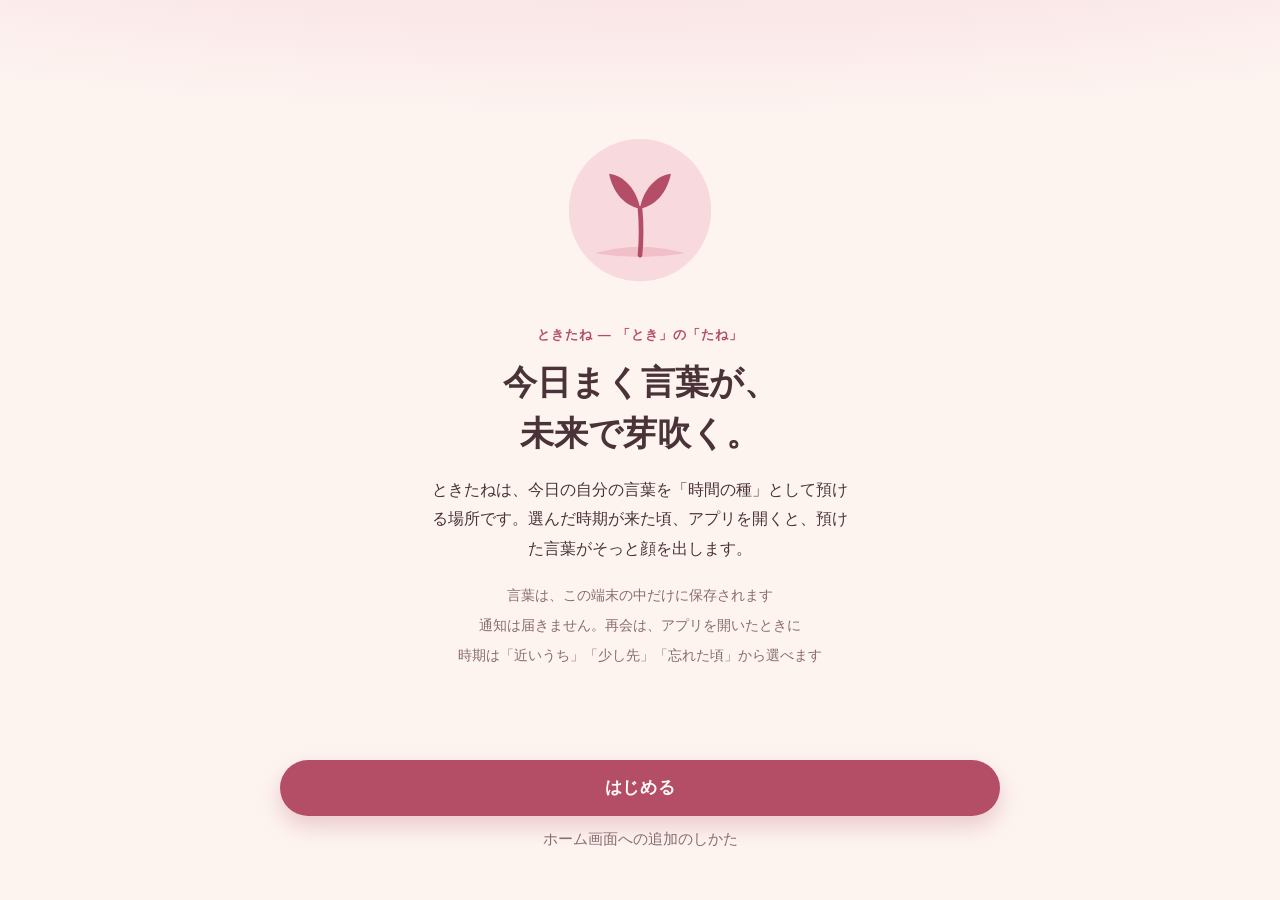
<file: index.html>
<!DOCTYPE html>
<html lang="ja">
<head>
<meta charset="UTF-8">
<meta name="viewport" content="width=device-width, initial-scale=1.0, viewport-fit=cover">
<meta name="theme-color" content="#FDF4F0">
<meta name="description" content="過去の自分の言葉と、忘れた頃に再会する記録アプリ">
<meta http-equiv="Content-Security-Policy" content="default-src 'self'; script-src 'self'; style-src 'self' 'unsafe-inline'; img-src 'self' data:; connect-src 'none'; base-uri 'self'; form-action 'none'">
<title>ときたね</title>
<link rel="manifest" href="manifest.webmanifest">
<link rel="apple-touch-icon" href="icons/icon-180.png">
<meta name="apple-mobile-web-app-title" content="ときたね">
<link rel="stylesheet" href="style.css">
</head>
<body>

<!-- ============ 画面0：ようこそ（初回だけ） ============ -->
<section class="view" id="view-welcome" aria-label="はじめの案内">
  <div class="welcome-group">
    <div class="anim-root welcome-art">
      <svg width="188" height="178" viewBox="0 0 200 190" aria-hidden="true">
        <circle cx="100" cy="92" r="76" style="fill:var(--pastel)"/>
        <path d="M52 138 Q100 124 148 138 Q100 146 52 138 Z" style="fill:var(--pastel-mid)"/>
        <g class="done-stem"><path d="M100 140 C101.5 124, 101.5 106, 100 90" fill="none" style="stroke:var(--rose)" stroke-width="5" stroke-linecap="round"/></g>
        <g class="done-leaf-l"><path d="M100 90 C84 88, 71 73, 67 53 C83 54.5, 97 71, 100 90 Z" style="fill:var(--rose)"/></g>
        <g class="done-leaf-r"><path d="M100 90 C116 88, 129 73, 133 53 C117 54.5, 103 71, 100 90 Z" style="fill:var(--rose)"/></g>
      </svg>
    </div>
    <p class="welcome-eyebrow">ときたね ― 「とき」の「たね」</p>
    <h2 class="welcome-h">今日まく言葉が、<br>未来で芽吹く。</h2>
    <p class="welcome-body">ときたねは、今日の自分の言葉を「時間の種」として預ける場所です。選んだ時期が来た頃、アプリを開くと、預けた言葉がそっと顔を出します。</p>
    <ul class="welcome-facts">
      <li>言葉は、この端末の中だけに保存されます</li>
      <li>通知は届きません。再会は、アプリを開いたときに</li>
      <li>時期は「近いうち」「少し先」「忘れた頃」から選べます</li>
    </ul>
    <div class="browser-notice" hidden>
      <p class="browser-notice-title">今は、アプリの中のブラウザで開いています</p>
      <p>このままではホーム画面に追加できず、言葉も通常のブラウザとは別の場所に保存されます。いつものブラウザで開き直してください。</p>
      <button class="btn-secondary" data-open-guide>開き直しかたを見る</button>
    </div>
  </div>
  <div class="float-bottom">
    <button class="btn-primary" id="btn-start">はじめる</button>
    <button class="btn-text" data-open-guide>ホーム画面への追加のしかた</button>
  </div>
</section>

<!-- ============ 画面1：入口（再会がない日） ============ -->
<section class="view active" id="view-entry" aria-label="入口">
  <div class="brand">
    <svg width="18" height="18" viewBox="0 0 100 100" aria-hidden="true"><rect width="100" height="100" rx="22" style="fill:var(--rose)"/><path d="M50 70 C52 62, 52 55, 50 48" fill="none" style="stroke:var(--rose-on)" stroke-width="5" stroke-linecap="round"/><path d="M50 48 C41 47, 33.5 40.5, 30 32 C38.5 31, 46.5 37.5, 50 48 Z" style="fill:var(--rose-on)"/><path d="M50 48 C59 47, 66.5 40.5, 70 32 C61.5 31, 53.5 37.5, 50 48 Z" style="fill:var(--rose-on)"/></svg>
    ときたね
  </div>
  <div class="browser-notice" hidden>
    <p class="browser-notice-title">今は、アプリの中のブラウザで開いています</p>
    <p>このままではホーム画面に追加できず、言葉も通常のブラウザとは別の場所に保存されます。いつものブラウザで開き直してください。</p>
    <button class="btn-secondary" data-open-guide>開き直しかたを見る</button>
  </div>
  <div class="bud-motif anim-root" aria-hidden="true">
    <svg width="36" height="36" viewBox="0 0 40 40">
      <g class="eb-stem"><path d="M20 35 C20.8 30, 20.8 25.5, 20 21" fill="none" style="stroke:var(--rose)" stroke-width="2.6" stroke-linecap="round"/></g>
      <g class="eb-leaf-l"><path d="M20 22 C14.8 21.4, 11 17.6, 10 12.4 C15.2 12.8, 18.9 16.8, 20 22 Z" style="fill:var(--rose)"/></g>
      <g class="eb-leaf-r"><path d="M20 22 C25.2 21.4, 29 17.6, 30 12.4 C24.8 12.8, 21.1 16.8, 20 22 Z" style="fill:var(--rose)"/></g>
    </svg>
  </div>
  <h1 class="entry-q">今日はどうしたい？</h1>
  <div class="tend-list" role="radiogroup" aria-label="傾向を選ぶ">
    <button class="tend" role="radio" aria-checked="false" data-tendency="light">
      <span class="tend-icon">
        <svg width="44" height="44" viewBox="0 0 48 48" aria-hidden="true"><circle cx="24" cy="24" r="21" fill="none" style="stroke:var(--rose)" stroke-width="1.8"/><path d="M24 35 C24.5 30, 24.5 25.5, 24 21" fill="none" style="stroke:var(--rose)" stroke-width="2" stroke-linecap="round"/><path d="M24 21 C29.5 20, 32.5 16.6, 33 11.8 C27.6 12.7, 24.6 16.2, 24 21 Z" style="fill:var(--rose)"/></svg>
        <span class="tend-sel-dot"></span>
      </span>
      <span><span class="tname">さらっと書く</span><span class="tsub" style="display:block">目に入った景色や音を、そのまま書く</span></span>
    </button>
    <button class="tend sel" role="radio" aria-checked="true" data-tendency="daily">
      <span class="tend-icon">
        <svg width="44" height="44" viewBox="0 0 48 48" aria-hidden="true"><circle cx="24" cy="24" r="21" fill="none" style="stroke:var(--rose)" stroke-width="1.8"/><path d="M24 35 C24.6 29.5, 24.6 24.5, 24 19.5" fill="none" style="stroke:var(--rose)" stroke-width="2" stroke-linecap="round"/><path d="M24 20.5 C19 19.9, 15.9 16.6, 15.2 11.9 C19.9 12.5, 23 15.9, 24 20.5 Z" style="fill:var(--rose)"/><path d="M24 20.5 C29 19.9, 32.1 16.6, 32.8 11.9 C28.1 12.5, 25 15.9, 24 20.5 Z" style="fill:var(--rose)"/></svg>
        <span class="tend-sel-dot"></span>
      </span>
      <span><span class="tname">今日を残す</span><span class="tsub" style="display:block">今日のことを、少しだけ残しておく</span></span>
    </button>
    <button class="tend" role="radio" aria-checked="false" data-tendency="deep">
      <span class="tend-icon">
        <svg width="44" height="44" viewBox="0 0 48 48" aria-hidden="true"><circle cx="24" cy="24" r="21" fill="none" style="stroke:var(--rose)" stroke-width="1.8"/><path d="M24 37 C24.7 30, 24.7 22.5, 24 16.5" fill="none" style="stroke:var(--rose)" stroke-width="2" stroke-linecap="round"/><path d="M24 18 C18.6 17.3, 15.2 13.7, 14.4 8.6 C19.6 9.3, 23.2 13.2, 24 18 Z" style="fill:var(--rose)"/><path d="M24 18 C29.4 17.3, 32.8 13.7, 33.6 8.6 C28.4 9.3, 24.8 13.2, 24 18 Z" style="fill:var(--rose)"/></svg>
        <span class="tend-sel-dot"></span>
      </span>
      <span><span class="tname">ゆっくり向き合う</span><span class="tsub" style="display:block">振り返りたいことや、途中になっていることを書く</span></span>
    </button>
  </div>
  <div class="float-bottom">
    <nav class="entry-nav" aria-label="その他の画面">
      <button data-go="view-holding">預かり中</button><i>・</i>
      <button data-go="view-reunited">再会した言葉</button><i>・</i>
      <button data-go="view-settings">設定</button>
    </nav>
  </div>
</section>

<!-- ============ 画面2：入口（再会がある日）／再会の封 ============ -->
<section class="view" id="view-entry-reunion" aria-label="再会がある日の入口">
  <div class="brand">
    <svg width="18" height="18" viewBox="0 0 100 100" aria-hidden="true"><rect width="100" height="100" rx="22" style="fill:var(--rose)"/><path d="M50 70 C52 62, 52 55, 50 48" fill="none" style="stroke:var(--rose-on)" stroke-width="5" stroke-linecap="round"/><path d="M50 48 C41 47, 33.5 40.5, 30 32 C38.5 31, 46.5 37.5, 50 48 Z" style="fill:var(--rose-on)"/><path d="M50 48 C59 47, 66.5 40.5, 70 32 C61.5 31, 53.5 37.5, 50 48 Z" style="fill:var(--rose-on)"/></svg>
    ときたね
  </div>
  <h1 class="entry-q-small">今日はどうしたい？</h1>
  <div class="seal-group">
    <div class="anim-root">
      <svg class="seal" id="seal-svg" viewBox="0 0 200 200" role="img" aria-label="預けた言葉の封">
        <circle cx="100" cy="100" r="97" style="fill:var(--pastel);stroke:var(--rose)" stroke-width="3"/>
        <g class="seal-bud">
          <path d="M100 140 C101.6 127, 101.6 113, 100 102" fill="none" style="stroke:var(--rose)" stroke-width="5" stroke-linecap="round"/>
          <g class="seal-leaf-l"><path d="M100 102 C85 100.5, 73 86, 70 68 C84 69, 97.5 85, 100 102 Z" style="fill:var(--rose)"/></g>
          <g class="seal-leaf-r"><path d="M100 102 C115 100.5, 127 86, 130 68 C116 69, 102.5 85, 100 102 Z" style="fill:var(--rose)"/></g>
        </g>
      </svg>
    </div>
    <h2 class="reunion-h">預けた言葉があります</h2>
    <p class="reunion-sub">封を開くと読めます</p>
    <p class="seal-context" id="seal-context"></p>
    <div class="seal-open-btn">
      <button class="btn-primary" id="btn-open-seal">開く</button>
    </div>
  </div>
  <div class="reunion-later">
    <button class="btn-text" id="btn-defer-later">しばらく先へ回す</button>
    <button class="btn-text" id="btn-defer-today">今日は見ない</button>
  </div>
</section>

<!-- ============ 画面3：再会（開封後）＋読後の選択 ============ -->
<section class="view" id="view-reunion" aria-label="再会した言葉">
  <div class="back-row"><button class="back-btn" id="btn-reunion-back">‹ 入口へ</button></div>
  <div class="reunion-head">
    <p class="rdate" id="reunion-date"></p>
    <p class="rq" id="reunion-question"></p>
  </div>
  <div class="letter-card">
    <p class="reunion-body" tabindex="-1" id="reunion-body"></p>
  </div>
  <div class="reply-card" id="reunion-reply" hidden>
    <p class="reply-label">今の自分から</p>
    <p class="reply-body" id="reunion-reply-body"></p>
    <p class="reply-date" id="reunion-reply-date"></p>
  </div>
  <div class="after-btns" id="after-btns">
    <button class="btn-primary" data-after="deposit">また未来へ預ける</button>
    <button class="btn-secondary" data-after="reply">今の自分から一言返す</button>
    <button class="btn-text" data-after="close">このまま閉じる</button>
  </div>
</section>

<!-- ============ 画面4：問い ============ -->
<section class="view" id="view-question" aria-label="問い">
  <div class="back-row"><button class="back-btn" data-go="view-entry">‹ 入口へ</button></div>
  <div class="q-card">
    <p class="q-text" id="q-text" aria-live="polite">今日、ふと手に取ったものは？</p>
    <button class="shuffle" id="btn-shuffle" aria-label="別の問いに変える">
      <svg width="24" height="24" viewBox="0 0 24 24" fill="none" style="stroke:var(--rose-on)" stroke-width="2" stroke-linecap="round" stroke-linejoin="round" aria-hidden="true"><path d="M16 3h5v5"/><path d="M4 20 21 3"/><path d="M21 16v5h-5"/><path d="m15 15 6 6"/><path d="M4 4l5 5"/></svg>
    </button>
  </div>
  <p class="q-tendency-note" id="q-tendency-note">「今日を残す」で書いています</p>
  <button class="btn-text" id="btn-no-question">問いなしで書く</button>
  <div class="float-bottom">
    <button class="btn-primary" id="btn-to-write">書く</button>
  </div>
</section>

<!-- ============ 画面5：書く ============ -->
<section class="view" id="view-write" aria-label="言葉を書く">
  <div class="back-row"><button class="back-btn" data-go="view-question">‹ 問いへ</button></div>
  <div class="write-q" id="write-q">今日、ふと手に取ったものは？</div>
  <label class="write-label" for="write-body">言葉を書く</label>
  <textarea class="write-area" id="write-body"></textarea>
  <div class="float-bottom">
    <button class="btn-primary" id="btn-to-period">次へ</button>
  </div>
</section>

<!-- ============ 画面6：時期選択 ============ -->
<section class="view" id="view-period" aria-label="時期を選ぶ">
  <div class="back-row"><button class="back-btn" id="btn-period-back">‹ 書くへ</button></div>
  <h2 class="period-h">未来の自分へ預ける</h2>
  <div class="period-row" role="radiogroup" aria-label="時期を選ぶ">
    <button class="period" role="radio" aria-checked="false" data-period="soon">
      <span class="pcircle">
        <svg width="80" height="80" viewBox="0 0 80 80" aria-hidden="true">
          <path d="M5.7 50.8 A36 36 0 0 0 74.3 50.8 Z" style="fill:var(--pastel)"/>
          <circle class="p-ring" cx="40" cy="40" r="36" fill="none"/>
          <g class="p-bud-pale"><g class="p-bud"><path d="M40 56 C40.5 49, 40.5 42, 40 36" fill="none" style="stroke:var(--pastel-mid)" stroke-width="2" stroke-linecap="round"/><g class="p-leaf-r"><path d="M40 36 C47.8 34.6, 51.7 30, 52 22 C44.2 23.4, 40.3 28, 40 36 Z" style="fill:var(--pastel-mid)"/></g></g></g>
          <g class="p-bud-rose"><g class="p-bud"><path d="M40 56 C40.5 49, 40.5 42, 40 36" fill="none" style="stroke:var(--rose)" stroke-width="2" stroke-linecap="round"/><g class="p-leaf-r"><path d="M40 36 C47.8 34.6, 51.7 30, 52 22 C44.2 23.4, 40.3 28, 40 36 Z" style="fill:var(--rose)"/></g></g></g>
        </svg>
      </span>
      <span class="plabel">近いうち</span>
    </button>
    <button class="period" role="radio" aria-checked="false" data-period="later">
      <span class="pcircle">
        <svg width="96" height="96" viewBox="0 0 96 96" aria-hidden="true">
          <path d="M6 61.2 A44 44 0 0 0 90 61.2 Z" style="fill:var(--pastel)"/>
          <circle class="p-ring" cx="48" cy="48" r="44" fill="none"/>
          <g class="p-bud-pale"><g class="p-bud"><path d="M48 66 C48.7 58, 48.7 50, 48 43" fill="none" style="stroke:var(--pastel-mid)" stroke-width="2.2" stroke-linecap="round"/><g class="p-leaf-l"><path d="M48 43 C47.5 34.1, 42.9 28.8, 34 27 C34.5 35.9, 39.1 41.2, 48 43 Z" style="fill:var(--pastel-mid)"/></g><g class="p-leaf-r"><path d="M48 43 C48.5 34.1, 53.1 28.8, 62 27 C61.5 35.9, 56.9 41.2, 48 43 Z" style="fill:var(--pastel-mid)"/></g></g></g>
          <g class="p-bud-rose"><g class="p-bud"><path d="M48 66 C48.7 58, 48.7 50, 48 43" fill="none" style="stroke:var(--rose)" stroke-width="2.2" stroke-linecap="round"/><g class="p-leaf-l"><path d="M48 43 C47.5 34.1, 42.9 28.8, 34 27 C34.5 35.9, 39.1 41.2, 48 43 Z" style="fill:var(--rose)"/></g><g class="p-leaf-r"><path d="M48 43 C48.5 34.1, 53.1 28.8, 62 27 C61.5 35.9, 56.9 41.2, 48 43 Z" style="fill:var(--rose)"/></g></g></g>
        </svg>
      </span>
      <span class="plabel">少し先</span>
    </button>
    <button class="period" role="radio" aria-checked="false" data-period="forgotten">
      <span class="pcircle">
        <svg width="112" height="112" viewBox="0 0 112 112" aria-hidden="true">
          <path d="M6.4 71.6 A52 52 0 0 0 105.6 71.6 Z" style="fill:var(--pastel)"/>
          <circle class="p-ring" cx="56" cy="56" r="52" fill="none"/>
          <g class="p-bud-pale"><g class="p-bud"><path d="M56 78 C56.8 68, 56.8 57, 56 46" fill="none" style="stroke:var(--pastel-mid)" stroke-width="2.4" stroke-linecap="round"/><g class="p-leaf-l"><path d="M56 46 C55.3 36.1, 50 30.8, 40 30 C40.7 39.9, 46 45.2, 56 46 Z" style="fill:var(--pastel-mid)"/></g><g class="p-leaf-r"><path d="M56 46 C56.7 36.1, 62 30.8, 72 30 C71.3 39.9, 66 45.2, 56 46 Z" style="fill:var(--pastel-mid)"/></g></g></g>
          <g class="p-bud-rose"><g class="p-bud"><path d="M56 78 C56.8 68, 56.8 57, 56 46" fill="none" style="stroke:var(--rose)" stroke-width="2.4" stroke-linecap="round"/><g class="p-leaf-l"><path d="M56 46 C55.3 36.1, 50 30.8, 40 30 C40.7 39.9, 46 45.2, 56 46 Z" style="fill:var(--rose)"/></g><g class="p-leaf-r"><path d="M56 46 C56.7 36.1, 62 30.8, 72 30 C71.3 39.9, 66 45.2, 56 46 Z" style="fill:var(--rose)"/></g></g></g>
        </svg>
      </span>
      <span class="plabel">忘れた頃</span>
    </button>
  </div>
  <p class="period-note">時期は、あとから預かり中で変えられます</p>
  <div class="float-bottom">
    <button class="btn-primary" id="btn-deposit" disabled>預ける</button>
  </div>
</section>

<!-- ============ 画面7：預け完了 ============ -->
<section class="view" id="view-done" aria-label="預け完了">
  <div class="done-group">
    <div class="anim-root">
      <svg width="132" height="118" viewBox="0 0 120 110" aria-hidden="true">
        <path d="M18 102 Q60 88 102 102 Q60 109 18 102 Z" style="fill:var(--pastel-mid)"/>
        <g class="done-stem"><path d="M60 100 C61 88, 61 74, 60 62" fill="none" style="stroke:var(--rose)" stroke-width="4" stroke-linecap="round"/></g>
        <g class="done-leaf-l"><path d="M60 62 C48 60.5, 38.5 49, 36 34 C48 35, 58 48, 60 62 Z" style="fill:var(--rose)"/></g>
        <g class="done-leaf-r"><path d="M60 62 C72 60.5, 81.5 49, 84 34 C72 35, 62 48, 60 62 Z" style="fill:var(--rose)"/></g>
      </svg>
    </div>
    <h2 class="done-h">預けたよ</h2>
    <p class="done-sub">選んだ時期になったら、次にアプリを開いたときに現れます。</p>
  </div>
  <div class="home-guide" id="home-guide" hidden>
    <h3>ホーム画面から開けるようにしますか？</h3>
    <p id="home-guide-text">ブラウザの共有やメニューから「ホーム画面に追加」を選ぶと、アプリのように開けて、保存も安定します。追加しなくても、このまま使えます。</p>
    <button class="btn-secondary" data-open-guide>追加のしかたを見る</button>
    <button class="btn-text" id="home-guide-close">閉じる</button>
  </div>
  <div class="float-bottom">
    <button class="btn-primary" data-go="view-entry">入口へ</button>
  </div>
</section>

<!-- ============ 画面8：預かり中 ============ -->
<section class="view" id="view-holding" aria-label="預かり中">
  <div class="back-row"><button class="back-btn" data-go="view-entry">‹ 入口へ</button></div>
  <h2 class="screen-title">預かり中</h2>
  <p class="holding-note">預けた言葉は、時期が来るまで開けません</p>
  <div class="holding-grid" id="holding-grid"></div>
  <p class="empty-note" id="holding-empty" hidden>まだ預けた言葉はありません</p>
</section>

<!-- 預かり中のシート -->
<div class="sheet-backdrop" id="sheet-backdrop"></div>
<div class="sheet" id="holding-sheet" role="dialog" aria-modal="true" aria-labelledby="sheet-title">
  <div id="sheet-main">
    <h3 id="sheet-title">近いうちに預けた言葉</h3>
    <button class="btn-secondary" id="sheet-change">時期を変える</button>
    <button class="btn-danger-outline" id="sheet-delete">消す</button>
    <button class="btn-text" id="sheet-close">閉じる</button>
  </div>
  <div id="sheet-confirm" hidden>
    <h3>この言葉を消しますか？</h3>
    <p class="settings-note" style="text-align:center;margin-bottom:8px">消した言葉は戻せません。</p>
    <button class="btn-danger-outline" id="sheet-delete-confirm">消す</button>
    <button class="btn-text" id="sheet-delete-cancel">やめる</button>
  </div>
</div>
<div class="sheet" id="export-sheet" role="dialog" aria-modal="true" aria-labelledby="export-title">
  <h3 id="export-title">言葉を書き出しますか？</h3>
  <p class="settings-note" style="text-align:center;margin-bottom:8px">書き出し方を選んでください。ファイルには、預けた言葉が入ります。</p>
  <button class="btn-primary" id="export-plain">そのまま書き出す</button>
  <button class="btn-secondary" id="export-encrypted">パスワードを付けて書き出す</button>
  <p class="settings-note" style="text-align:center">そのままのファイルは、開いた人が言葉を読めます。置き場所や渡す相手に気をつけてください。</p>
  <button class="btn-text" id="export-cancel">やめる</button>
</div>
<div class="sheet" id="password-sheet" role="dialog" aria-modal="true" aria-labelledby="password-title">
  <h3 id="password-title">パスワードを決めてください</h3>
  <p class="settings-note" style="text-align:center;margin-bottom:8px">読み込みのときに、このパスワードが必要になります。忘れると、そのファイルから言葉を戻せません。</p>
  <label class="field-label" for="export-pass-1">パスワード（8文字以上）</label>
  <input class="text-input" type="password" id="export-pass-1" autocomplete="new-password">
  <label class="field-label" for="export-pass-2">もう一度入力してください</label>
  <input class="text-input" type="password" id="export-pass-2" autocomplete="new-password">
  <p class="form-error" id="export-pass-error" role="alert"></p>
  <button class="btn-primary" id="export-encrypted-do">暗号化して書き出す</button>
  <button class="btn-text" id="export-encrypted-cancel">やめる</button>
</div>
<div class="sheet" id="unlock-sheet" role="dialog" aria-modal="true" aria-labelledby="unlock-title">
  <h3 id="unlock-title">パスワードを入力してください</h3>
  <p class="settings-note" style="text-align:center;margin-bottom:8px">このファイルは、パスワード付きで書き出されています。</p>
  <label class="field-label" for="import-pass">パスワード</label>
  <input class="text-input" type="password" id="import-pass" autocomplete="current-password">
  <p class="form-error" id="import-pass-error" role="alert"></p>
  <button class="btn-primary" id="import-unlock-do">読み込む</button>
  <button class="btn-text" id="import-unlock-cancel">やめる</button>
</div>
<div class="sheet guide-sheet" id="guide-sheet" role="dialog" aria-modal="true" aria-labelledby="guide-title">
  <div class="guide-art" aria-hidden="true">
    <svg width="168" height="92" viewBox="0 0 168 92">
      <rect x="58" y="7" width="52" height="78" rx="10" fill="none" style="stroke:var(--rose)" stroke-width="2.5"/>
      <path d="M84 66 C84.7 59, 84.7 52, 84 47" fill="none" style="stroke:var(--rose)" stroke-width="2.5" stroke-linecap="round"/>
      <path d="M84 47 C79.5 46.5, 76 43, 75.2 38 C79.7 38.5, 83.2 42, 84 47 Z" style="fill:var(--rose)"/>
      <path d="M84 47 C88.5 46.5, 92 43, 92.8 38 C88.3 38.5, 84.8 42, 84 47 Z" style="fill:var(--rose)"/>
      <path d="M118 38 H142 M130 26 V50" fill="none" style="stroke:var(--accent)" stroke-width="4" stroke-linecap="round"/>
      <path d="M28 46 H48 M42 38 L50 46 L42 54" fill="none" style="stroke:var(--pastel-mid)" stroke-width="3" stroke-linecap="round" stroke-linejoin="round"/>
    </svg>
  </div>
  <h3 id="guide-title">ホーム画面に追加する</h3>
  <p class="guide-lead" id="guide-lead"></p>
  <ol class="guide-steps" id="guide-steps"></ol>
  <p class="settings-note" id="guide-note"></p>
  <button class="btn-primary" id="guide-close">閉じる</button>
</div>

<!-- ============ 画面9：再会した言葉 ============ -->
<section class="view" id="view-reunited" aria-label="再会した言葉">
  <div class="back-row"><button class="back-btn" data-go="view-entry">‹ 入口へ</button></div>
  <h2 class="screen-title">再会した言葉</h2>
  <div class="reunited-list" id="reunited-list"></div>
  <p class="empty-note" id="reunited-empty" hidden>まだ再会した言葉はありません</p>
</section>

<!-- ============ 画面10：設定 ============ -->
<section class="view" id="view-settings" aria-label="設定">
  <div class="back-row"><button class="back-btn" data-go="view-entry">‹ 入口へ</button></div>
  <h2 class="screen-title">設定</h2>

  <div class="settings-group">
    <h3>開いたときの傾向</h3>
    <div class="settings-card" role="radiogroup" aria-label="開いたときの傾向">
      <button class="radio-row" role="radio" aria-checked="true" data-carryover="off">
        <span class="radio-dot"></span><span class="radio-label">いつも「今日を残す」から始める</span>
      </button>
      <button class="radio-row" role="radio" aria-checked="false" data-carryover="on">
        <span class="radio-dot"></span><span class="radio-label">前回の傾向のまま始める</span>
      </button>
    </div>
    <p class="settings-note">「ゆっくり向き合う」は、引き継がずに毎回その場で選びます。</p>
  </div>

  <div class="settings-group">
    <h3>画面の切り替わり</h3>
    <div class="settings-card" role="radiogroup" aria-label="画面の切り替わり">
      <button class="radio-row" role="radio" aria-checked="true" data-motion="slow">
        <span class="radio-dot"></span><span class="radio-label">ゆっくり</span>
      </button>
      <button class="radio-row" role="radio" aria-checked="false" data-motion="normal">
        <span class="radio-dot"></span><span class="radio-label">ふつう</span>
      </button>
    </div>
    <p class="settings-note">画面が切り替わる速さを選べます。芽の動きは変わりません。</p>
  </div>

  <div class="settings-group">
    <h3>データについて</h3>
    <div class="settings-card data-text">
      <p>言葉は、この端末の中だけに保存されます。サーバーへ送ることはなく、アカウントもありません。</p>
      <p>アプリやブラウザのデータを削除すると、保存した言葉も失われます。残しておきたい言葉は、書き出して保管できます。ホーム画面に追加すると、保存が安定します。</p>
      <p>書き出しは、そのままのファイルか、パスワード付きのファイルかを選べます。そのままのファイルは、開いた人が言葉を読めます。パスワード付きのファイルは、読み込みのときにパスワードが必要です。パスワードを忘れると、そのファイルから言葉を戻せません。</p>
      <p>通知は届きません。預けた言葉は、時期が来たあと、次にアプリを開いたときに現れます。</p>
    </div>
    <div class="settings-card" style="margin-top:10px">
      <button class="btn-secondary" data-open-guide>ホーム画面への追加方法</button>
    </div>
    <p class="settings-note"><a href="privacy.html" style="color:var(--rose)">プライバシーポリシー</a></p>
  </div>

  <div class="settings-group">
    <h3>書き出し・読み込み</h3>
    <div class="settings-card" style="display:flex;flex-direction:column;gap:10px">
      <button class="btn-secondary" id="btn-export">言葉を書き出す</button>
      <button class="btn-secondary" id="btn-import">言葉を読み込む</button>
      <input type="file" id="import-file" accept="application/json,.json" hidden>
    </div>
    <p class="settings-note">書き出しのときに、そのままのファイルか、パスワード付きのファイルかを選べます。</p>
  </div>

  <div class="settings-group">
    <h3>すべて消す</h3>
    <div class="settings-card">
      <button class="btn-danger-outline" data-go="view-delete1">すべての言葉を消す</button>
    </div>
  </div>

</section>

<!-- ============ 全削除 1段階目 ============ -->
<section class="view" id="view-delete1" aria-label="すべての言葉を消す確認">
  <h2 class="confirm-h">すべての言葉を消しますか？</h2>
  <p class="confirm-body">この端末に保存されている言葉が、すべて消えます。元に戻すことはできません。前に書き出したファイルの中の言葉は、この操作では消えません。</p>
  <div class="float-bottom confirm-btns">
    <button class="btn-secondary" data-go="view-delete2">次へ</button>
    <button class="btn-text" data-go="view-settings">やめる</button>
  </div>
</section>

<!-- ============ 全削除 2段階目 ============ -->
<section class="view" id="view-delete2" aria-label="すべての言葉を消す最終確認">
  <h2 class="confirm-h">最後の確認です</h2>
  <p class="confirm-body">消した言葉は戻せません。</p>
  <div class="float-bottom confirm-btns">
    <button class="longpress" id="btn-longpress"><span class="fill" id="longpress-fill"></span><span class="label">長押しですべて消す</span></button>
    <p class="settings-note" id="longpress-note" style="text-align:center"></p>
    <button class="btn-text" data-go="view-settings">やめる</button>
  </div>
</section>

<div class="toast" id="toast" role="status"></div>

<script type="module" src="js/app.js"></script>
</body>
</html>
</file>
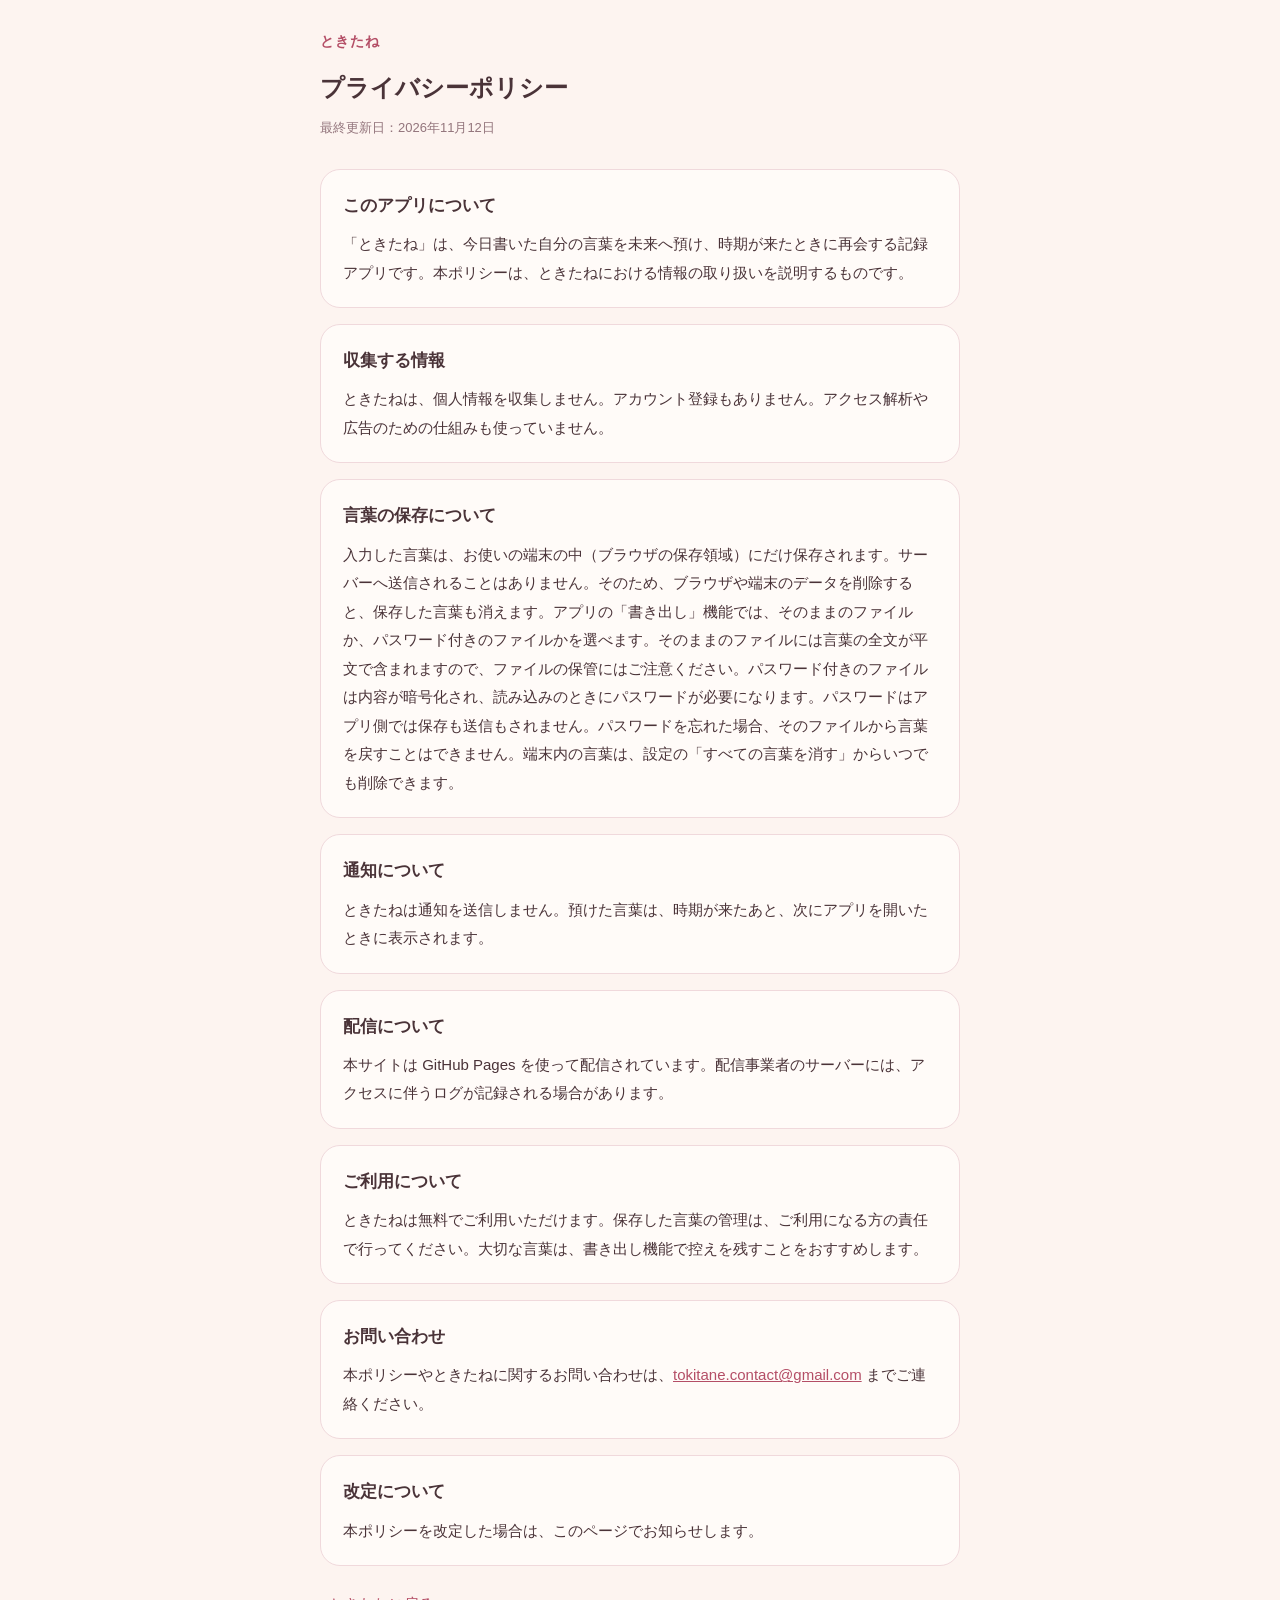
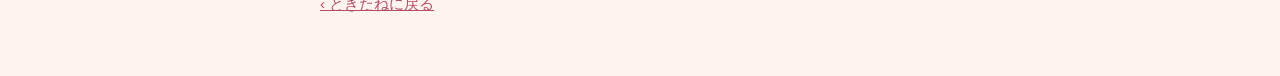
<file: privacy.html>
<!DOCTYPE html>
<html lang="ja">
<head>
<meta charset="UTF-8">
<meta name="viewport" content="width=device-width, initial-scale=1.0, viewport-fit=cover">
<meta name="theme-color" content="#FDF4F0">
<meta http-equiv="Content-Security-Policy" content="default-src 'self'; script-src 'self'; style-src 'self' 'unsafe-inline'; img-src 'self' data:; connect-src 'none'; base-uri 'self'; form-action 'none'">
<title>プライバシーポリシー｜ときたね</title>
<style>
  :root { --base:#FDF4F0; --surface:#FFFBF8; --ink:#4A3338; --ink-soft:#93757C; --rose:#B44E66; --card-line:#F0D9DC; }
  * { margin:0; padding:0; box-sizing:border-box; }
  body { background:var(--base); color:var(--ink); font-family:"Hiragino Sans","Noto Sans JP",sans-serif; font-size:16px; line-height:1.9; padding:28px 20px 56px; }
  main { max-width:640px; margin:0 auto; }
  .brand { font-size:14px; color:var(--rose); font-weight:700; letter-spacing:0.06em; }
  h1 { font-size:24px; margin:10px 0 6px; }
  .updated { font-size:13px; color:var(--ink-soft); margin-bottom:28px; }
  section { background:var(--surface); border:1px solid var(--card-line); border-radius:20px; padding:20px 22px; margin-bottom:16px; }
  h2 { font-size:17px; margin-bottom:8px; }
  p { font-size:15px; }
  a { color:var(--rose); }
  .back { display:inline-block; margin-top:8px; font-size:15px; }
</style>
</head>
<body>
<main>
  <p class="brand">ときたね</p>
  <h1>プライバシーポリシー</h1>
  <p class="updated">最終更新日：2026年11月12日</p>

  <section>
    <h2>このアプリについて</h2>
    <p>「ときたね」は、今日書いた自分の言葉を未来へ預け、時期が来たときに再会する記録アプリです。本ポリシーは、ときたねにおける情報の取り扱いを説明するものです。</p>
  </section>

  <section>
    <h2>収集する情報</h2>
    <p>ときたねは、個人情報を収集しません。アカウント登録もありません。アクセス解析や広告のための仕組みも使っていません。</p>
  </section>

  <section>
    <h2>言葉の保存について</h2>
    <p>入力した言葉は、お使いの端末の中（ブラウザの保存領域）にだけ保存されます。サーバーへ送信されることはありません。そのため、ブラウザや端末のデータを削除すると、保存した言葉も消えます。アプリの「書き出し」機能では、そのままのファイルか、パスワード付きのファイルかを選べます。そのままのファイルには言葉の全文が平文で含まれますので、ファイルの保管にはご注意ください。パスワード付きのファイルは内容が暗号化され、読み込みのときにパスワードが必要になります。パスワードはアプリ側では保存も送信もされません。パスワードを忘れた場合、そのファイルから言葉を戻すことはできません。端末内の言葉は、設定の「すべての言葉を消す」からいつでも削除できます。</p>
  </section>

  <section>
    <h2>通知について</h2>
    <p>ときたねは通知を送信しません。預けた言葉は、時期が来たあと、次にアプリを開いたときに表示されます。</p>
  </section>

  <section>
    <h2>配信について</h2>
    <p>本サイトは GitHub Pages を使って配信されています。配信事業者のサーバーには、アクセスに伴うログが記録される場合があります。</p>
  </section>

  <section>
    <h2>ご利用について</h2>
    <p>ときたねは無料でご利用いただけます。保存した言葉の管理は、ご利用になる方の責任で行ってください。大切な言葉は、書き出し機能で控えを残すことをおすすめします。</p>
  </section>

  <section>
    <h2>お問い合わせ</h2>
    <p>本ポリシーやときたねに関するお問い合わせは、<a href="mailto:tokitane.contact@gmail.com">tokitane.contact@gmail.com</a> までご連絡ください。</p>
  </section>

  <section>
    <h2>改定について</h2>
    <p>本ポリシーを改定した場合は、このページでお知らせします。</p>
  </section>

  <a class="back" href="./">‹ ときたねに戻る</a>
</main>
</body>
</html>
</file>
<file: style.css>
/* ときたね スタイルシート
   デザイントークンは CSS 変数で一元管理する（UI設計書 v0.5 §1）。
   色・寸法・動きの数値を変えるときは、まずこの :root を見る。 */

:root {
  /* 色（ライト） */
  --base: #FDF4F0;
  --surface: #FFFBF8;
  --ink: #4A3338;
  --ink-soft: #8A6B71;
  --rose: #B44E66;
  --rose-on: #FFFBF8;
  --pastel: #F7D9DE;
  --pastel-mid: #F0BFC8;
  --accent: #E39A54;
  --line: #F1DCD7;
  --card-line: #F6DEE1;
  --wash: rgba(247, 217, 222, 0.95);
  --shadow-btn: 0 10px 22px rgba(180, 78, 102, 0.26);
  --shadow-card: 0 12px 28px rgba(180, 78, 102, 0.10);
  --shadow-soft: 0 8px 24px rgba(122, 63, 74, 0.10);

  /* 書体（丸ゴシックは見出し・問い・傾向名／本文は通常ゴシック） */
  --font-maru: "Hiragino Maru Gothic ProN", "Hiragino Sans", sans-serif;
  --font-body: "Hiragino Sans", sans-serif;

  /* 動き（0.3〜0.6秒に統一、イージングは1種類） */
  --ease: ease-out;
  --ease-soft: cubic-bezier(0.22, 0.61, 0.21, 1);
  --dur: 0.45s;

  /* 画面の切り替わり（設定で切り替える。既定は「ゆっくり」） */
  --dur-view: 0.7s;
  --dur-child: 0.85s;
  --dur-sheet: 0.7s;
  --dur-question: 0.8s;
  --dur-seal: 0.55s;
  --dur-color: 0.45s;
}

/* 設定「ふつう」：画面遷移だけを短くする（芽の動きは対象外） */
:root[data-motion="normal"] {
  --dur-view: 0.32s;
  --dur-child: 0.38s;
  --dur-sheet: 0.34s;
  --dur-question: 0.38s;
  --dur-seal: 0.3s;
  --dur-color: 0.25s;
}

@media (prefers-color-scheme: dark) {
  :root {
    --base: #2E2226;
    --surface: #3D2C31;
    --ink: #F6ECE8;
    --ink-soft: #C9A7AE;
    --rose: #EBAFB9;
    --rose-on: #2E2226;
    --pastel: #53363E;
    --pastel-mid: #6E4750;
    --line: #54393F;
    --card-line: #54393F;
    --wash: rgba(83, 54, 62, 0.9);
    --shadow-btn: 0 10px 22px rgba(0, 0, 0, 0.35);
    --shadow-card: 0 12px 28px rgba(0, 0, 0, 0.30);
    --shadow-soft: 0 8px 24px rgba(0, 0, 0, 0.30);
  }
}

* { box-sizing: border-box; margin: 0; padding: 0; }

html { -webkit-text-size-adjust: 100%; }

body {
  background: var(--base);
  color: var(--ink);
  font-family: var(--font-body);
  font-size: 17px;
  line-height: 1.75;
  -webkit-font-smoothing: antialiased;
}

button {
  font: inherit;
  color: inherit;
  background: none;
  border: none;
  cursor: pointer;
  -webkit-tap-highlight-color: transparent;
}
button:focus-visible, [tabindex]:focus-visible, textarea:focus-visible {
  outline: 2px solid var(--rose);
  outline-offset: 3px;
  border-radius: 12px;
}

/* ---------- 画面の骨格 ---------- */
.view {
  display: none;
  flex-direction: column;
  min-height: 100svh;
  padding: calc(env(safe-area-inset-top, 0px) + 14px) 20px calc(env(safe-area-inset-bottom, 0px) + 16px);
  background-color: var(--base);
  background-image: radial-gradient(ellipse 130% 300px at 50% -90px, var(--wash), rgba(247, 217, 222, 0) 70%);
  position: relative;
}
.view.active { display: flex; }

.brand {
  display: flex; align-items: center; justify-content: center; gap: 7px;
  color: var(--rose); font-family: var(--font-maru); font-weight: 700;
  font-size: 15px; letter-spacing: 0.1em;
}

.back-row { display: flex; align-items: center; min-height: 48px; }
.back-btn {
  display: inline-flex; align-items: center; gap: 2px;
  min-height: 48px; padding: 0 10px 0 2px;
  color: var(--ink-soft); font-size: 15px;
}
.screen-title {
  font-family: var(--font-maru); font-weight: 700; font-size: 20px;
  text-align: center; margin: 2px 0 18px;
}

/* ---------- ボタン ---------- */
.btn-primary {
  display: flex; align-items: center; justify-content: center;
  width: 100%; height: 56px; border-radius: 999px;
  background: var(--rose); color: var(--rose-on);
  font-weight: 700; font-size: 17px; letter-spacing: 0.04em;
  box-shadow: var(--shadow-btn);
}
.btn-primary:disabled { opacity: 0.45; box-shadow: none; }
.btn-secondary {
  display: flex; align-items: center; justify-content: center;
  width: 100%; height: 52px; border-radius: 999px;
  background: transparent; border: 1.5px solid var(--rose);
  color: var(--rose); font-weight: 700; font-size: 15.5px;
}
.btn-text {
  display: flex; align-items: center; justify-content: center;
  min-height: 48px; width: 100%;
  color: var(--ink-soft); font-size: 14.5px;
}
.btn-danger-outline {
  display: flex; align-items: center; justify-content: center;
  width: 100%; height: 52px; border-radius: 999px;
  background: transparent; border: 1.5px solid var(--ink-soft);
  color: var(--ink); font-weight: 700; font-size: 15.5px;
}
.float-bottom { margin-top: auto; padding-top: 24px; }

/* ---------- 入口 ---------- */
.bud-motif { display: flex; justify-content: center; margin-top: 18px; }
.entry-q {
  font-family: var(--font-maru); font-weight: 700; font-size: 32px;
  line-height: 1.4; text-align: center; margin: 14px 0 30px;
}
.tend-list { display: flex; flex-direction: column; gap: 16px; }
.tend {
  min-height: 76px; border-radius: 20px; padding: 10px 18px; text-align: left;
  display: flex; flex-direction: row; align-items: center; gap: 14px;
  background: var(--surface); border: 1px solid var(--line); width: 100%;
}
.tend .tend-icon { flex: 0 0 auto; display: flex; flex-direction: column; align-items: center; gap: 3px; }
.tend .tend-sel-dot { width: 5px; height: 5px; border-radius: 50%; background: var(--rose); visibility: hidden; }
.tend .tname { font-family: var(--font-maru); font-weight: 700; font-size: 17px; line-height: 1.35; }
.tend .tsub { font-size: 13px; color: var(--ink-soft); line-height: 1.5; margin-top: 2px; }
.tend.sel {
  background: var(--pastel); border: 2px solid var(--rose);
  outline: 2px solid var(--rose); outline-offset: 3px;
  box-shadow: 0 10px 22px rgba(180, 78, 102, 0.16);
}
.tend.sel .tname { color: var(--rose); }
.tend.sel .tend-sel-dot { visibility: visible; }
.entry-nav {
  display: flex; justify-content: center; gap: 4px;
  background: var(--surface); border-radius: 999px;
  box-shadow: var(--shadow-soft); padding: 6px 10px;
}
.entry-nav button {
  font-size: 13px; color: var(--ink); padding: 8px 10px; min-height: 40px;
  display: flex; align-items: center; border-radius: 999px;
}
.entry-nav i { color: var(--pastel-mid); font-style: normal; display: flex; align-items: center; }

/* ---------- 入口（再会あり）・封 ---------- */
.entry-q-small {
  font-family: var(--font-maru); font-weight: 700; font-size: 20px;
  text-align: center; margin: 18px 0 6px;
}
.seal-group { flex: 1 1 auto; display: flex; flex-direction: column; align-items: center; justify-content: center; }
.seal { width: 200px; height: 200px; }
.seal.opening { animation: sealOpen var(--dur-seal) var(--ease) both; }
@keyframes sealOpen { to { transform: scale(1.07); opacity: 0; } }
.reunion-h { font-family: var(--font-maru); font-weight: 700; font-size: 24px; text-align: center; margin: 16px 0 4px; }
.reunion-sub { text-align: center; font-size: 14px; color: var(--ink-soft); }
.seal-context { text-align: center; font-size: 13px; color: var(--ink-soft); margin-top: 10px; }
.seal-open-btn { margin-top: 30px; width: 100%; }
.reunion-later { display: flex; flex-direction: column; }

/* ---------- 問い ---------- */
.q-card {
  background: var(--surface); border: 1px solid var(--card-line);
  border-radius: 28px; padding: 20px 24px 22px;
  margin-top: 13svh; box-shadow: var(--shadow-card);
}
.q-text {
  font-family: var(--font-maru); font-weight: 700; font-size: 28px;
  line-height: 1.55; margin-top: 10px; min-height: 118px;
}
.q-text.fade { animation: qFade var(--dur-question) var(--ease-soft) both; }
@keyframes qFade { from { opacity: 0; } to { opacity: 1; } }
.shuffle {
  width: 52px; height: 52px; border-radius: 50%;
  background: var(--rose); box-shadow: var(--shadow-btn);
  display: flex; align-items: center; justify-content: center; margin: 20px auto 0;
}
.q-tendency-note { text-align: center; font-size: 13px; color: var(--ink-soft); margin-top: 14px; }

/* ---------- 書く ---------- */
.write-q {
  background: var(--surface); border: 1px solid var(--card-line);
  border-radius: 20px; padding: 12px 18px; box-shadow: var(--shadow-card);
  font-family: var(--font-maru); font-weight: 700; font-size: 18px; line-height: 1.55;
}
.write-label { display: block; font-size: 14px; color: var(--ink-soft); margin: 22px 0 8px; }
.write-area {
  width: 100%; min-height: 42svh; resize: vertical;
  background: var(--surface); border: 1px solid var(--card-line); border-radius: 24px;
  padding: 20px; font-family: var(--font-body); font-size: 19px; line-height: 1.8;
  color: var(--ink);
}
.write-area::placeholder { color: var(--ink-soft); }

/* ---------- 時期選択 ---------- */
.period-h {
  font-family: var(--font-maru); font-weight: 700; font-size: 25px;
  line-height: 1.45; text-align: center; margin: 40px 0 0;
}
.period-row { display: flex; align-items: flex-end; justify-content: center; gap: 4px; margin-top: 44px; }
.period { text-align: center; width: 104px; display: flex; flex-direction: column; align-items: center; border-radius: 16px; padding: 4px 0 2px; }
.period .pcircle { display: flex; align-items: flex-end; justify-content: center; height: 118px; }
.period .plabel { font-size: 16px; font-weight: 700; margin-top: 6px; font-family: var(--font-maru); }
.period.sel .plabel { color: var(--rose); }
.period-note { text-align: center; font-size: 13px; color: var(--ink-soft); margin-top: 26px; }

/* ---------- 預け完了 ---------- */
.done-group { flex: 1 1 auto; display: flex; flex-direction: column; align-items: center; justify-content: center; }
.done-h { font-family: var(--font-maru); font-weight: 700; font-size: 27px; margin: 20px 0 6px; text-align: center; }
.done-sub { font-size: 14px; color: var(--ink-soft); text-align: center; max-width: 260px; }
.toast {
  position: fixed; left: 50%; bottom: calc(env(safe-area-inset-bottom, 0px) + 88px);
  transform: translateX(-50%);
  background: var(--surface); color: var(--ink);
  border: 1px solid var(--card-line); border-radius: 999px;
  box-shadow: var(--shadow-soft); padding: 10px 20px; font-size: 14px;
  opacity: 0; pointer-events: none; transition: opacity 0.3s var(--ease);
  z-index: 40; white-space: nowrap;
}
.toast.show { opacity: 1; }

/* ---------- 再会（開封後） ---------- */
.reunion-head { margin-top: 14px; padding: 0 4px; }
.reunion-head .rdate { font-size: 13px; color: var(--ink-soft); }
.reunion-head .rq { font-family: var(--font-maru); font-weight: 700; font-size: 13px; color: var(--ink-soft); line-height: 1.6; margin-top: 4px; }
.letter-card {
  background: var(--surface); border: 1px solid var(--card-line);
  border-radius: 28px; padding: 24px; margin-top: 22px; box-shadow: var(--shadow-card);
}
.reunion-body { font-size: 20px; line-height: 1.9; }
.after-btns { display: flex; flex-direction: column; gap: 10px; margin-top: 28px; }
.reply-card {
  background: var(--surface); border: 1px solid var(--card-line);
  border-radius: 24px; padding: 18px 24px; margin-top: 16px; box-shadow: var(--shadow-card);
}
.reply-label { font-family: var(--font-maru); font-weight: 700; font-size: 13px; color: var(--rose); }
.reply-body { font-size: 16.5px; line-height: 1.85; margin-top: 6px; }
.reply-date { font-size: 12.5px; color: var(--ink-soft); margin-top: 6px; }

/* ---------- 預かり中 ---------- */
.holding-note { font-size: 14px; color: var(--ink-soft); text-align: center; margin-bottom: 22px; }
.holding-grid { display: flex; flex-wrap: wrap; gap: 22px; justify-content: center; padding: 8px 4px; }
.holding-item { border-radius: 50%; }
.sheet-backdrop {
  position: fixed; inset: 0; background: rgba(46, 34, 38, 0.35);
  display: none; z-index: 30;
}
.sheet-backdrop.show { display: block; }
.sheet {
  position: fixed; left: 0; right: 0; bottom: 0; z-index: 31;
  background: var(--surface); border-radius: 28px 28px 0 0;
  padding: 22px 20px calc(env(safe-area-inset-bottom, 0px) + 20px);
  transform: translateY(105%); transition: transform var(--dur-sheet) var(--ease-soft);
  display: flex; flex-direction: column; gap: 10px;
}
.sheet.show { transform: translateY(0); }
.sheet h3 { font-family: var(--font-maru); font-weight: 700; font-size: 17px; text-align: center; margin-bottom: 6px; }

/* ---------- 再会した言葉 ---------- */
.reunited-list { display: flex; flex-direction: column; gap: 14px; }
.reunited-item {
  text-align: left; width: 100%;
  background: var(--surface); border: 1px solid var(--card-line);
  border-radius: 24px; padding: 16px 20px; box-shadow: var(--shadow-card);
}
.reunited-item .idate { font-size: 12.5px; color: var(--ink-soft); }
.reunited-item .iq { font-family: var(--font-maru); font-weight: 700; font-size: 14px; color: var(--ink-soft); margin-top: 2px; }
.reunited-item .ibody {
  font-size: 15.5px; line-height: 1.7; margin-top: 6px;
  display: -webkit-box; -webkit-line-clamp: 2; -webkit-box-orient: vertical; overflow: hidden;
}
.empty-note { text-align: center; font-size: 14.5px; color: var(--ink-soft); margin-top: 40px; }

/* ---------- 設定 ---------- */
.settings-group { margin-bottom: 30px; }
.settings-group > h3 {
  font-family: var(--font-maru); font-weight: 700; font-size: 15px;
  color: var(--ink-soft); margin-bottom: 10px;
}
.settings-card {
  background: var(--surface); border: 1px solid var(--card-line);
  border-radius: 24px; padding: 18px 20px; box-shadow: var(--shadow-card);
}
.radio-row {
  display: flex; align-items: center; gap: 12px; width: 100%; text-align: left;
  min-height: 52px; padding: 8px 2px; font-size: 15.5px;
}
.radio-dot {
  flex: 0 0 auto; width: 22px; height: 22px; border-radius: 50%;
  border: 2px solid var(--pastel-mid); position: relative;
}
.radio-row[aria-checked="true"] .radio-dot { border-color: var(--rose); }
.radio-row[aria-checked="true"] .radio-dot::after {
  content: ""; position: absolute; inset: 4px; border-radius: 50%; background: var(--rose);
}
.radio-row[aria-checked="true"] .radio-label { font-weight: 700; }
.data-text { font-size: 14.5px; line-height: 1.8; }
.data-text p + p { margin-top: 12px; }
.settings-note { font-size: 12.5px; color: var(--ink-soft); margin-top: 8px; }
.dev-links { display: flex; flex-direction: column; gap: 6px; }
.dev-links button { text-align: left; min-height: 44px; font-size: 14.5px; color: var(--rose); }

/* 全削除 */
.confirm-h { font-family: var(--font-maru); font-weight: 700; font-size: 22px; text-align: center; margin: 34px 0 12px; }
.confirm-body { font-size: 15px; line-height: 1.8; max-width: 300px; margin: 0 auto; }
.confirm-btns { display: flex; flex-direction: column; gap: 10px; }
.longpress {
  position: relative; overflow: hidden;
  display: flex; align-items: center; justify-content: center;
  width: 100%; height: 56px; border-radius: 999px;
  border: 1.5px solid var(--rose); color: var(--rose); font-weight: 700; font-size: 16px;
}
.longpress .fill {
  position: absolute; inset: 0; background: var(--pastel);
  transform-origin: left; transform: scaleX(0);
}
.longpress .label { position: relative; }

/* ---------- 芽のアニメーション（UI設計書 v0.5「芽の動き」） ----------
   CSS transform/opacity のみ、0.3〜0.6秒、一度だけ。
   .play が付いたときに再生する（画面表示時に app.js が付ける）。 */
.eb-stem, .eb-leaf-l, .eb-leaf-r,
.seal-bud, .seal-leaf-l, .seal-leaf-r,
.done-stem, .done-leaf-l, .done-leaf-r,
.p-bud, .p-leaf-l, .p-leaf-r { transform-box: fill-box; }

/* 1. 入口：葉のある芽が伸びて開く「出迎え」 */
.eb-stem { transform-origin: 50% 100%; }
.eb-leaf-l { transform-origin: 100% 100%; }
.eb-leaf-r { transform-origin: 0% 100%; }
.play .eb-stem { animation: budStem 0.35s var(--ease) both; }
.play .eb-leaf-l { animation: budLeafL 0.3s var(--ease) 0.3s both; }
.play .eb-leaf-r { animation: budLeafR 0.3s var(--ease) 0.3s both; }
@keyframes budStem { from { transform: scaleY(0.45); } to { transform: scaleY(1); } }
@keyframes budLeafL { from { transform: rotate(38deg) scale(0.8); } to { transform: rotate(0deg) scale(1); } }
@keyframes budLeafR { from { transform: rotate(-38deg) scale(0.8); } to { transform: rotate(0deg) scale(1); } }

/* 2. 入口（再会あり）：封の芽が育って開く（封の円は動かさない） */
.seal-bud { transform-origin: 50% 100%; }
.seal-leaf-l { transform-origin: 100% 100%; }
.seal-leaf-r { transform-origin: 0% 100%; }
.play .seal-bud { animation: sealGrow 0.4s var(--ease) both; }
.play .seal-leaf-l { animation: sealLeafL 0.25s var(--ease) 0.35s both; }
.play .seal-leaf-r { animation: sealLeafR 0.25s var(--ease) 0.35s both; }
@keyframes sealGrow { from { transform: scale(0.5); } to { transform: scale(1); } }
@keyframes sealLeafL { from { transform: rotate(35deg) scale(0.85); } to { transform: rotate(0deg) scale(1); } }
@keyframes sealLeafR { from { transform: rotate(-35deg) scale(0.85); } to { transform: rotate(0deg) scale(1); } }

/* 3. 時期選択：選んだ円の芽が一段育ち、色が淡→濃へ */
.p-bud { transform-origin: 50% 100%; }
.period .p-bud-pale { opacity: 1; transition: opacity var(--dur-color) var(--ease); }
.period .p-bud-rose { opacity: 0; transition: opacity var(--dur-color) var(--ease); }
.period.sel .p-bud-pale { opacity: 0; }
.period.sel .p-bud-rose { opacity: 1; }
.period .p-ring { stroke: var(--pastel-mid); stroke-width: 2; transition: stroke var(--dur-color) var(--ease); }
.period.sel .p-ring { stroke: var(--rose); stroke-width: 2.5; }
.p-leaf-l { transform-origin: 100% 100%; }
.p-leaf-r { transform-origin: 0% 100%; }
.period.grow .p-bud { animation: budStage 0.35s var(--ease) both; }
.period.grow .p-leaf-l { animation: pLeafL 0.25s var(--ease) 0.25s both; }
.period.grow .p-leaf-r { animation: pLeafR 0.25s var(--ease) 0.25s both; }
@keyframes budStage { from { transform: scale(0.72); } to { transform: scale(1); } }
@keyframes pLeafL { from { transform: rotate(35deg) scale(0.8); } to { transform: rotate(0deg) scale(1); } }
@keyframes pLeafR { from { transform: rotate(-35deg) scale(0.8); } to { transform: rotate(0deg) scale(1); } }

/* 4. 預け完了：土だけの状態から茎が伸び、葉が芽生えて開く「植えた瞬間」 */
.done-stem { transform-origin: 50% 100%; }
.done-leaf-l { transform-origin: 100% 100%; }
.done-leaf-r { transform-origin: 0% 100%; }
.play .done-stem { animation: doneStemGrow 0.3s var(--ease) both; }
.play .done-leaf-l { animation: doneLeafL 0.35s var(--ease) 0.25s both; }
.play .done-leaf-r { animation: doneLeafR 0.35s var(--ease) 0.25s both; }
@keyframes doneStemGrow { from { transform: scaleY(0); } to { transform: scaleY(1); } }
@keyframes doneLeafL {
  0% { transform: scale(0) rotate(34deg); opacity: 0; }
  12% { opacity: 1; }
  57% { transform: scale(0.82) rotate(15deg); opacity: 1; }
  86% { transform: scale(1) rotate(5deg); opacity: 1; }
  100% { transform: scale(1) rotate(0deg); opacity: 1; }
}
@keyframes doneLeafR {
  0% { transform: scale(0) rotate(-34deg); opacity: 0; }
  12% { opacity: 1; }
  57% { transform: scale(0.82) rotate(-15deg); opacity: 1; }
  86% { transform: scale(1) rotate(-5deg); opacity: 1; }
  100% { transform: scale(1) rotate(0deg); opacity: 1; }
}

/* ---------- ブラウザの注意・追加手順の案内（P1） ---------- */
.browser-notice {
  background: var(--surface); border: 1px solid var(--card-line);
  border-radius: 24px; padding: 18px 20px; margin-top: 18px;
  box-shadow: var(--shadow-card); text-align: left;
}
.browser-notice-title {
  font-family: var(--font-maru); font-weight: 700; font-size: 15.5px; color: var(--rose);
}
.browser-notice p { font-size: 14px; line-height: 1.8; margin-top: 6px; }
.browser-notice .btn-secondary { margin-top: 12px; }
.guide-art { display: flex; justify-content: center; padding-top: 2px; }
.guide-lead { font-size: 14.5px; line-height: 1.8; text-align: center; }
.guide-steps { list-style: none; display: flex; flex-direction: column; gap: 10px; }
.guide-steps li {
  display: flex; gap: 12px; align-items: flex-start;
  background: var(--base); border: 1px solid var(--line);
  border-radius: 18px; padding: 12px 14px;
  font-size: 14.5px; line-height: 1.7; text-align: left;
}
.guide-step-num {
  flex: 0 0 auto; width: 28px; height: 28px; border-radius: 9px;
  background: var(--rose); color: var(--rose-on);
  display: flex; align-items: center; justify-content: center;
  font-weight: 700; font-size: 14px; margin-top: 1px;
}
.field-label { display: block; font-size: 13.5px; color: var(--ink-soft); text-align: left; }
.text-input {
  width: 100%; min-height: 52px; border: 1px solid var(--card-line); border-radius: 16px;
  background: var(--base); color: var(--ink); font: inherit; font-size: 16.5px; padding: 10px 14px;
}
.form-error { color: var(--rose); font-size: 13.5px; min-height: 1.6em; text-align: center; line-height: 1.6; }

/* ---------- ホーム画面追加の案内（M6） ---------- */
.home-guide {
  background: var(--surface); border: 1px solid var(--card-line);
  border-radius: 24px; padding: 20px; margin-top: 24px;
  text-align: center; box-shadow: var(--shadow-card);
}
.home-guide h3 { font-family: var(--font-maru); font-weight: 700; font-size: 17px; }
.home-guide p { font-size: 14px; color: var(--ink-soft); line-height: 1.8; margin-top: 8px; }

/* ---------- ようこそ画面（M5.5） ---------- */
.welcome-group { flex: 1 1 auto; display: flex; flex-direction: column; align-items: center; justify-content: center; text-align: center; padding-top: 12px; }
.welcome-art { display: flex; justify-content: center; }
.welcome-eyebrow { font-size: 13px; color: var(--rose); font-family: var(--font-maru); font-weight: 700; letter-spacing: 0.08em; margin-top: 22px; }
.welcome-h { font-family: var(--font-maru); font-weight: 700; font-size: 29px; line-height: 1.5; margin-top: 10px; }
.welcome-body { font-size: 15.5px; line-height: 1.9; color: var(--ink); max-width: 300px; margin-top: 16px; }
.welcome-facts { list-style: none; margin-top: 22px; display: flex; flex-direction: column; gap: 7px; }
.welcome-facts li { font-size: 13.5px; color: var(--ink-soft); line-height: 1.7; }

/* ---------- 画面遷移と操作の手触り（M5.5） ---------- */
.view.active { animation: viewIn var(--dur-view) ease both; }
@keyframes viewIn {
  from { opacity: 0; }
  to { opacity: 1; }
}
/* 中身の要素が少しずつ時間差で浮かび上がる（最大0.2秒差まで） */
.view.active > * { animation: childIn var(--dur-child) var(--ease-soft) both; }
.view.active > *:nth-child(2) { animation-delay: 0.07s; }
.view.active > *:nth-child(3) { animation-delay: 0.14s; }
.view.active > *:nth-child(4) { animation-delay: 0.21s; }
.view.active > *:nth-child(5) { animation-delay: 0.28s; }
@keyframes childIn {
  from { opacity: 0; transform: translateY(8px); }
  to { opacity: 1; transform: translateY(0); }
}
button { transition: transform 0.25s var(--ease-soft), background-color var(--dur-color) ease, border-color var(--dur-color) ease, box-shadow var(--dur-color) ease, color var(--dur-color) ease, opacity 0.3s ease; }
.btn-primary:active, .btn-secondary:active, .tend:active, .period:active,
.holding-item:active, .reunited-item:active, .longpress:active { transform: scale(0.97); }
.btn-text:active, .back-btn:active, .nav-link:active { opacity: 0.55; }

/* ---------- 広い画面（PC）向けレイアウト ---------- */
/* スマホ幅に寄せず、広い画面では読みやすい幅まで広げて使う。スマホ表示には影響しない。 */
@media (min-width: 900px) {
  .view { padding: 44px 56px 36px; }
  .view > * { width: 100%; max-width: 720px; margin-inline: auto; }
  .entry-q { font-size: 38px; }
  .tend-list {
    display: grid; grid-template-columns: repeat(3, 1fr); gap: 16px;
    max-width: 980px; align-items: stretch;
  }
  .tend { flex-direction: column; align-items: center; text-align: center; gap: 10px; padding: 22px 16px; }
  .period-row { gap: 44px; }
  .sheet { left: 50%; right: auto; width: min(560px, 100%); transform: translate(-50%, 105%); }
  .sheet.show { transform: translate(-50%, 0); }
  .welcome-h { font-size: 34px; }
  .welcome-body, .confirm-body { max-width: 430px; }
  .done-sub { max-width: 340px; }
}
@media (hover: hover) {
  .btn-primary:hover { filter: brightness(1.06); }
  .btn-secondary:hover, .tend:hover, .period:hover { border-color: var(--rose); }
  .holding-item:hover, .reunited-item:hover { transform: translateY(-2px); }
}

@media (prefers-reduced-motion: reduce) {
  .play .eb-stem, .play .eb-leaf-l, .play .eb-leaf-r,
  .play .seal-bud, .play .seal-leaf-l, .play .seal-leaf-r,
  .play .done-stem, .play .done-leaf-l, .play .done-leaf-r,
  .period.grow .p-bud, .period.grow .p-leaf-l, .period.grow .p-leaf-r,
  .seal.opening, .q-text.fade { animation: none !important; }
  .period .p-bud-pale, .period .p-bud-rose, .period .p-ring,
  .sheet, .toast { transition: none !important; }
  .view.active { animation: viewFade 0.2s ease both; }
  .view.active > * { animation: none !important; }
}
@keyframes viewFade { from { opacity: 0; } to { opacity: 1; } }
</file>
